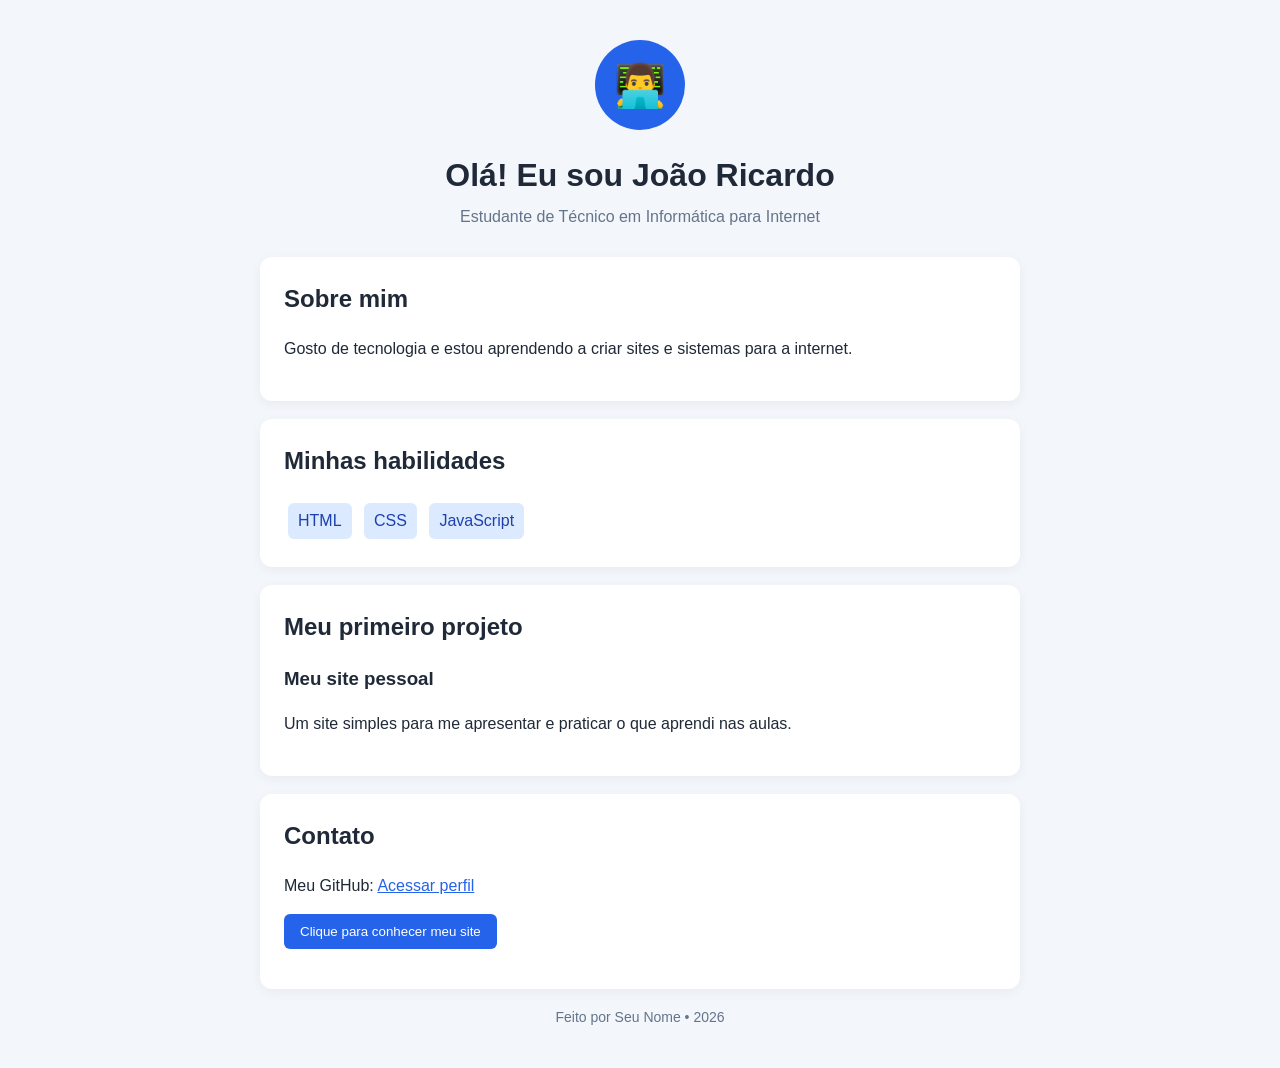
<file: index.html>
<!DOCTYPE html>
<html lang="pt-BR">
<head>
  <meta charset="UTF-8">
  <meta name="viewport" content="width=device-width, initial-scale=1.0">
  <title>Meu Portfólio</title>

  <style>
    /* CORES DO SITE: experimente trocar os valores abaixo. */
    :root {
      --fundo: #f3f6fb;
      --cartao: #ffffff;
      --texto: #1f2937;
      --detalhe: #2563eb;
    }

    body {
      margin: 0;
      font-family: Arial, sans-serif;
      background-color: var(--fundo);
      color: var(--texto);
      line-height: 1.5;
    }

    .container {
      max-width: 760px;
      margin: 40px auto;
      padding: 0 20px;
    }

    header {
      text-align: center;
      margin-bottom: 28px;
    }

    .avatar {
      display: inline-flex;
      align-items: center;
      justify-content: center;
      width: 90px;
      height: 90px;
      border-radius: 50%;
      background-color: var(--detalhe);
      color: white;
      font-size: 42px;
    }

    h1 { margin-bottom: 6px; }
    h2 { margin-top: 0; }
    .subtitulo { margin-top: 0; color: #64748b; }

    section {
      background-color: var(--cartao);
      padding: 24px;
      margin-bottom: 18px;
      border-radius: 12px;
      box-shadow: 0 3px 12px rgba(0, 0, 0, 0.05);
    }

    .habilidades span {
      display: inline-block;
      background-color: #dbeafe;
      color: #1e40af;
      padding: 6px 10px;
      margin: 4px;
      border-radius: 6px;
    }

    button {
      background-color: var(--detalhe);
      color: white;
      border: none;
      padding: 10px 16px;
      border-radius: 6px;
      cursor: pointer;
    }

    button:hover { opacity: 0.85; }
    a { color: var(--detalhe); }
    footer { text-align: center; color: #64748b; font-size: 14px; }
  </style>
</head>
<body>
  <main class="container">
    <header>
      <div class="avatar">👨‍💻</div>
      <!-- ALTERE SEU NOME AQUI -->
      <h1>Olá! Eu sou João Ricardo</h1>
      <p class="subtitulo">Estudante de Técnico em Informática para Internet</p>
    </header>

    <section>
      <h2>Sobre mim</h2>
      <!-- ESCREVA UMA BREVE APRESENTAÇÃO -->
      <p>Gosto de tecnologia e estou aprendendo a criar sites e sistemas para a internet.</p>
    </section>

    <section>
      <h2>Minhas habilidades</h2>
      <!-- TROQUE OU ADICIONE HABILIDADES -->
      <div class="habilidades">
        <span>HTML</span>
        <span>CSS</span>
        <span>JavaScript</span>
      </div>
    </section>

    <section>
      <h2>Meu primeiro projeto</h2>
      <!-- DESCREVA UM PROJETO OU ATIVIDADE ESCOLAR -->
      <h3>Meu site pessoal</h3>
      <p>Um site simples para me apresentar e praticar o que aprendi nas aulas.</p>
    </section>

    <section>
      <h2>Contato</h2>
      <!-- SUBSTITUA # PELO LINK DO SEU GITHUB -->
      <p>Meu GitHub: <a href="#">Acessar perfil</a></p>
      <button onclick="mostrarMensagem()">Clique para conhecer meu site</button>
      <p id="mensagem"></p>
    </section>

    <footer>
      <!-- ALTERE SEU NOME AQUI TAMBÉM -->
      <p>Feito por Seu Nome • 2026</p>
    </footer>
  </main>

  <script>
    // JAVASCRIPT: altere a mensagem que aparece ao clicar no botão.
    function mostrarMensagem() {
      document.getElementById("mensagem").textContent =
        "Obrigado por visitar meu portfólio!";
    }
  </script>
</body>
</html>
</file>
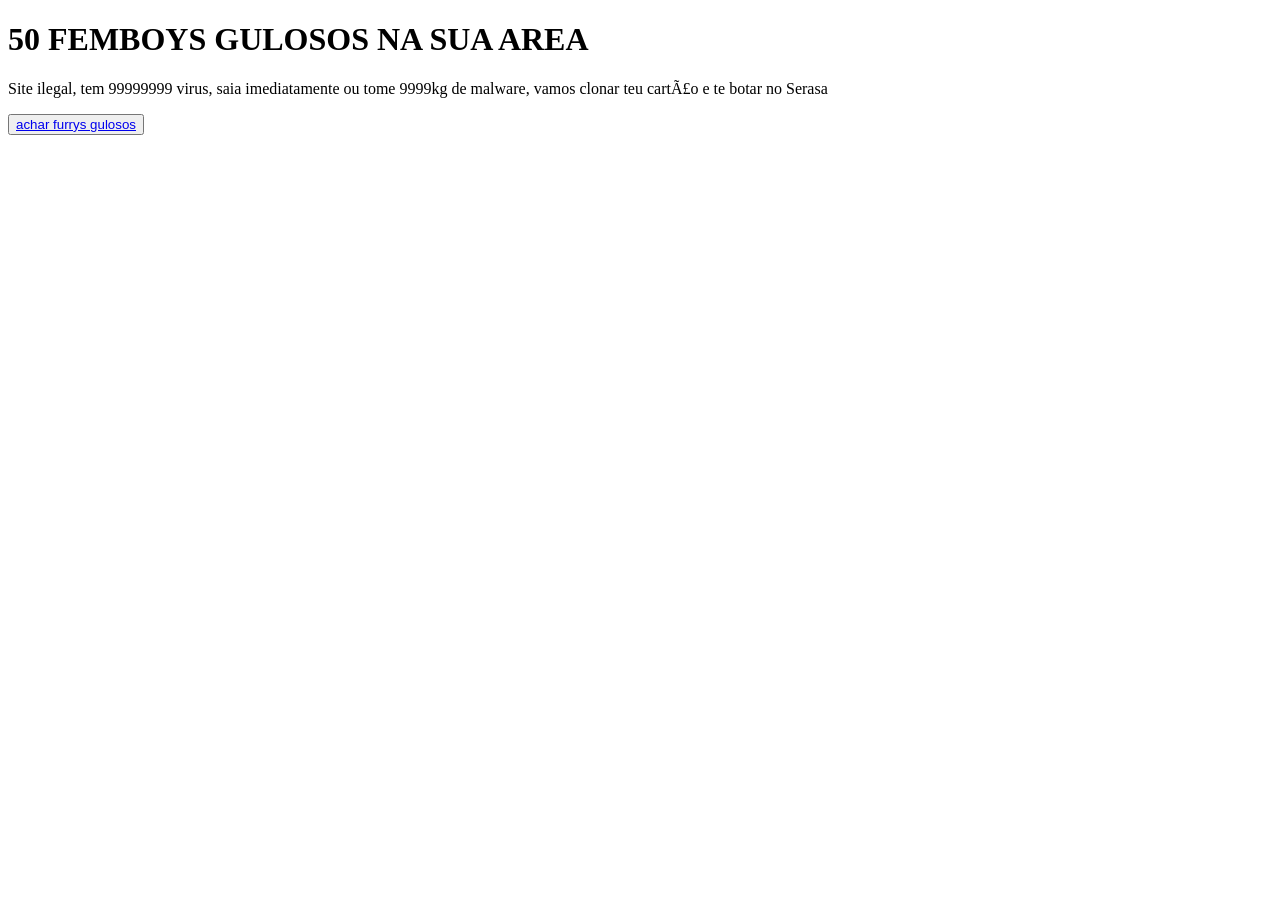
<file: text.html>
<!DOCTYPE html>
<head>
    <meta charset="UFT- 8">
    <meta name="viewport"
          content="width=device-width, initial- scale=1.0">
          <title>Moon guloso</title>
</head>
<body>
    <h1> 50 FEMBOYS GULOSOS NA SUA AREA</h1>
<p>Site ilegal, tem 99999999 virus, saia imediatamente ou tome 9999kg de malware, vamos clonar teu cartão e te botar no Serasa</p>
<form>
<Button><a href="www.sitesus.com">achar furrys gulosos</a></button>
</form>
</body>
</file>
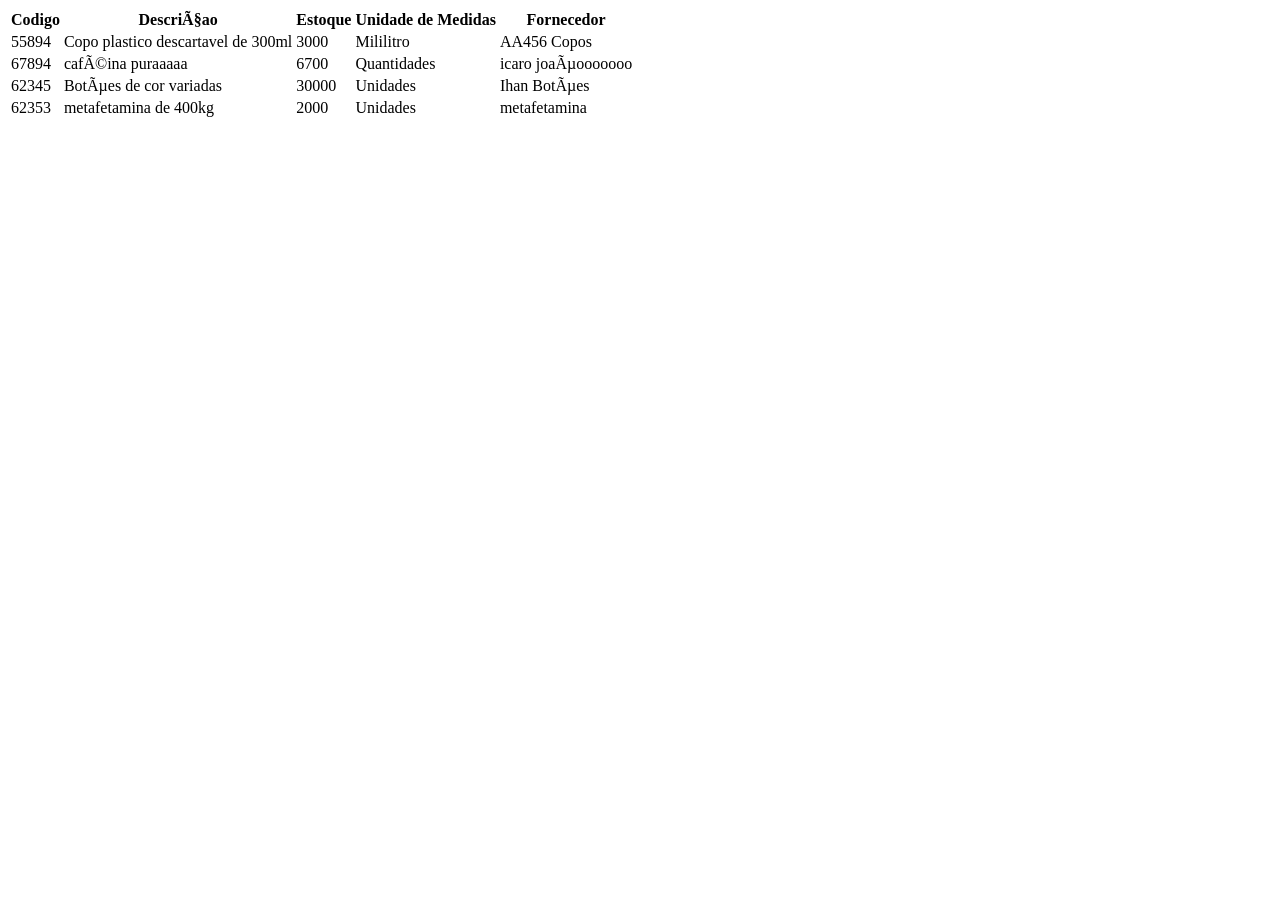
<file: ytaca.html>
<!DOCTYPE html>
<head>
    <meta charset="UFT- 8">
    <meta name="viewport"
          content="width=device-width, initial- scale=1.0">
          <title>Lista de produtos</title>
          <link rel="stylesheet" href="./style.css">
</head>
<body>
    <table class="tabela-produto">
        <thead>
            <tr>
                <th>Codigo</th>
                <th>Descriçao</th>
                <th>Estoque</th>
                <th>Unidade de Medidas</th>
                <th>Fornecedor</th>
            </tr>
        </thead>
        <tbody>
            <tr>
              <td>55894</td>
              <td>Copo plastico descartavel de 300ml</td>
              <td>3000</td>
              <td>Mililitro</td>
              <td>AA456 Copos</td>
            </tr>
            <tr>
              <td>67894</td>
              <td>caféina puraaaaa</td>
              <td>6700</td>
              <td>Quantidades</td>
              <td>icaro joaõooooooo</td>
            </tr>
            <tr>
              <td>62345</td>
              <td>Botões de cor variadas</td>
              <td>30000</td>
              <td>Unidades</td>
              <td>Ihan Botões</td>
            </tr>  
            <tr>
              <td>62353</td>
              <td>metafetamina de 400kg</td>
              <td>2000</td>
              <td>Unidades</td>
              <td>metafetamina</td>
            </tr>
        </tbody>
    </table>
</body>
</html>
</file>
<file: style.css>
h1{
            color:rgb(250, 217, 215)
           }
           h2{
                color: rgb(221, 95, 36);
           }
           h3{
            color:brown
           }
           h4{
            color:red
           }
           h5{
            color:darkred
           }
           h6{
            color:darkviolet
           }


           #div-info {
            border: solid 1px;
            height: 200px;
            width: 200px;


            color: rgb(255, 255, 255);
            background-color:rgb(0, 51, 255);
            font-size: 20px;
            text-align: center;
            text-decoration: underline;
            border-radius: 15px;
            position:fixed;
            right: 10%;
            top: 10%;
            display: flex;
      
           }
           #div-info:hover {
            background-color:rgb(0, 0, 0);
            box-shadow: 0 0 5px red,
            0 0 25px red, 0 0 50px red, 0 0 100px red, 0 0 200px red;
           }
</file>
